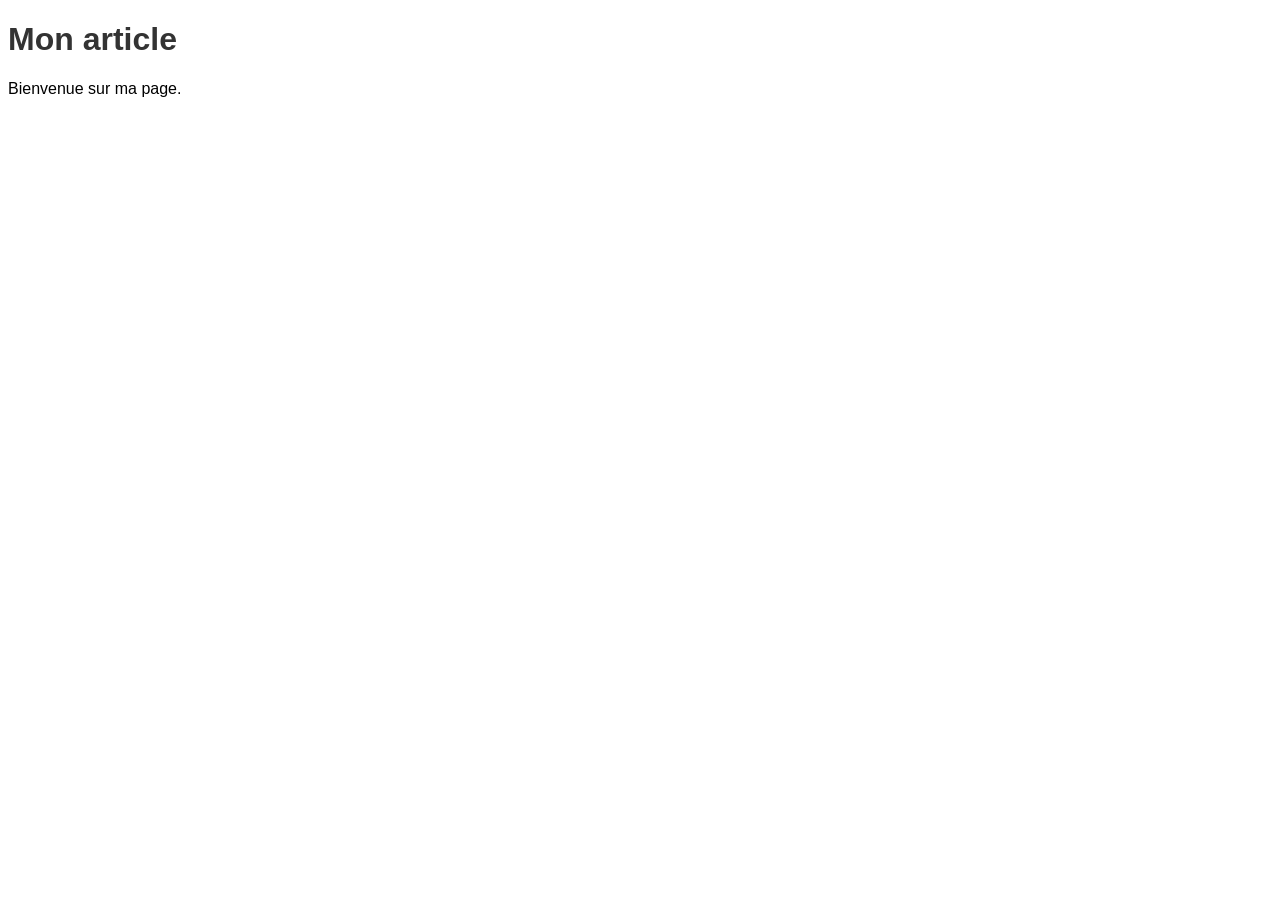
<file: Session 3/Tuto/16 - Tutoriel  Séparer le HTML, CSS et JavaScript/index.html>
<!DOCTYPE html>
<html lang="fr">
<head>
    <meta charset="UTF-8">
    <title>Mon article</title>
    <link rel="stylesheet" href="style.css">
    <script src="script.js" defer></script>
</head>
<body>
    <h1>Mon article</h1>
    <p>Bienvenue sur ma page.</p>     
</body>
</html>
</file>
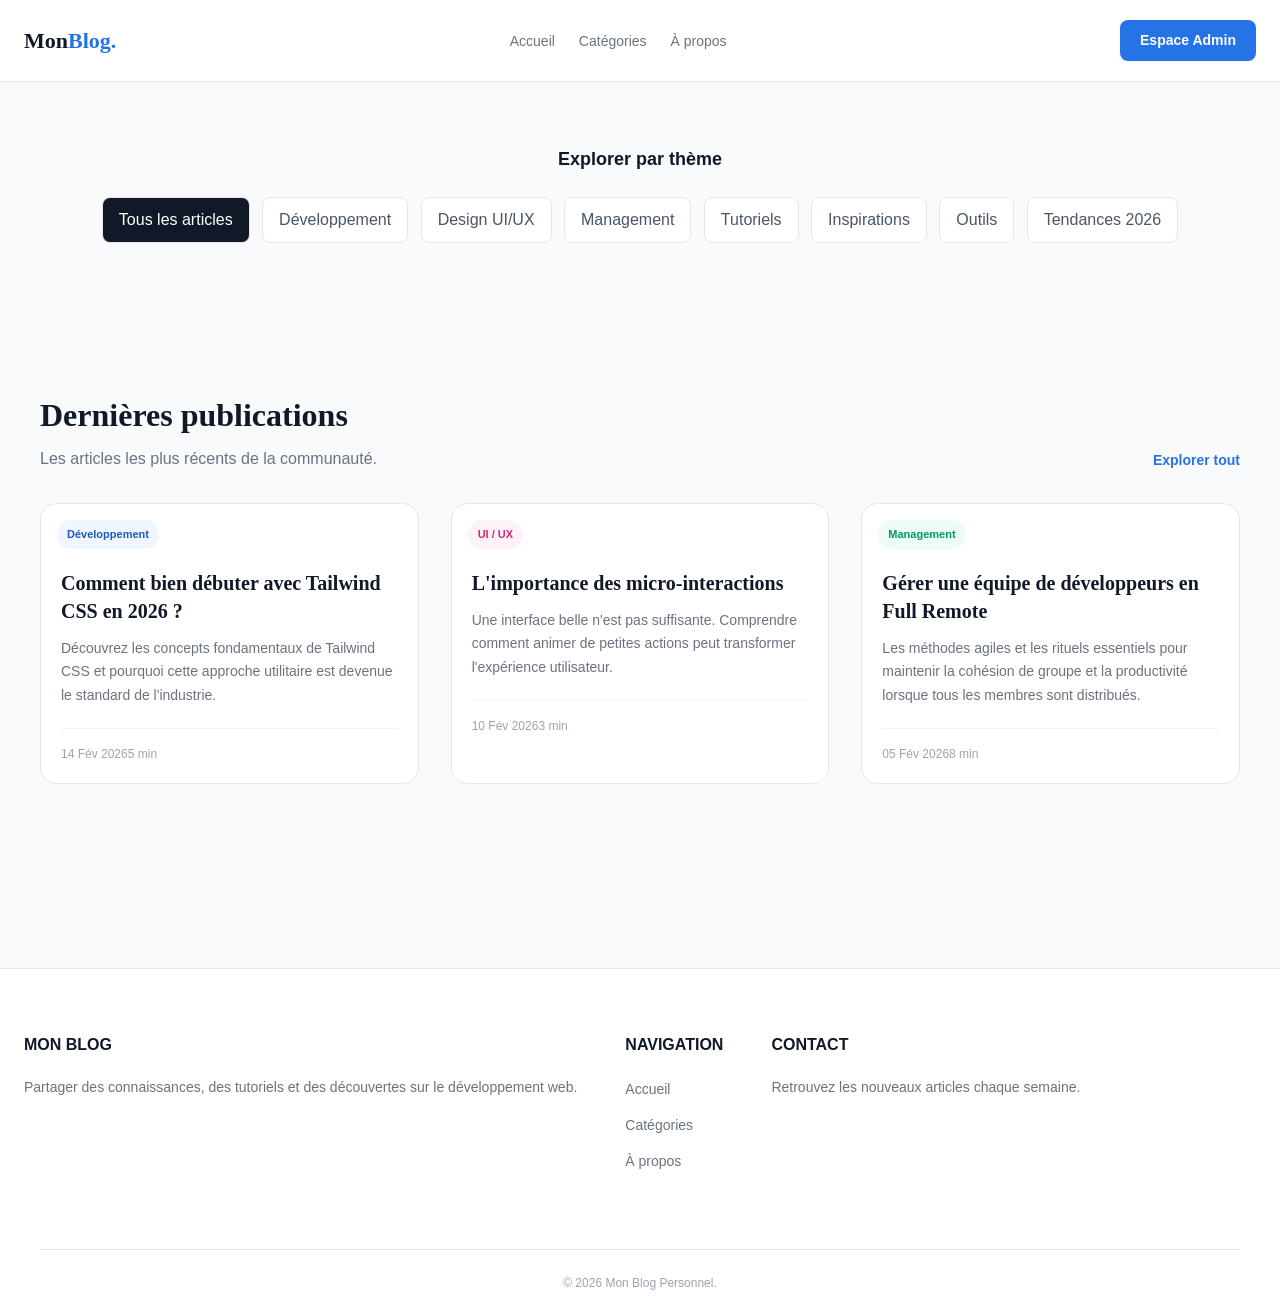
<file: Session 3/Tuto/32 - Tutoriel  Faire passer les éléments à la ligne/index.html>
<!DOCTYPE html>
        <html lang="fr">
        <head>
            <meta charset="UTF-8">
            <title>Mon Blog</title>
            <link rel="stylesheet" href="css/global.css">
            <link rel="stylesheet" href="css/components.css">
            <link rel="stylesheet" href="css/layout.css">
            <link rel="stylesheet" href="css/pages.css">
        </head>
        <body>
            <header class="en-tete-site">
                <nav class="barre-navigation">
                    <a href="index.html" class="logo">
                        <span class="logo-sombre">Mon</span><span class="logo-couleur">Blog.</span>
                    </a>
                    <ul class="liens-navigation">
                        <li><a href="#">Accueil</a></li>
                        <li><a href="#">Catégories</a></li>
                        <li><a href="#">À propos</a></li>
                    </ul>
                    <a href="#" class="bouton-principal">Espace Admin</a>
                </nav>
            </header>
            <section class="filtre-categories">
                    <h2>Explorer par thème</h2>
                    <div class="liste-filtres">
                        <a href="#" class="pilule-filtre actif">Tous les articles</a>
                        <a href="#" class="pilule-filtre">Développement</a>
                        <a href="#" class="pilule-filtre">Design UI/UX</a>
                        <a href="#" class="pilule-filtre">Management</a>
                        <a href="#" class="pilule-filtre">Tutoriels</a>
                        <a href="#" class="pilule-filtre">Inspirations</a>
                        <a href="#" class="pilule-filtre">Outils</a>
                        <a href="#" class="pilule-filtre">Tendances 2026</a>
                    </div>
            </section>
              <section id="articles" class="section-articles">
        <div class="conteneur-articles">
            <div class="entete-liste-articles">
                <div>
                    <h2>Dernières publications</h2>
                    <p>Les articles les plus récents de la communauté.</p>
                </div>
                <a href="#" class="lien-voir-tout">Explorer tout</a>
            </div>

            <div class="grille-articles">
                <div class="carte-article">
                    <span class="etiquette-categorie bleu">Développement</span>
                    <div class="carte-contenu">
                        <h3><a href="#">Comment bien débuter avec Tailwind CSS en 2026 ?</a></h3>
                        <p>Découvrez les concepts fondamentaux de Tailwind CSS et pourquoi cette approche utilitaire est devenue le standard de l'industrie.</p>
                        <div class="carte-meta"><span>14 Fév 2026</span><span>5 min</span></div>
                    </div>
                </div>

                <div class="carte-article">
                    <span class="etiquette-categorie rose">UI / UX</span>
                    <div class="carte-contenu">
                        <h3><a href="#">L'importance des micro-interactions</a></h3>
                        <p>Une interface belle n'est pas suffisante. Comprendre comment animer de petites actions peut transformer l'expérience utilisateur.</p>
                        <div class="carte-meta"><span>10 Fév 2026</span><span>3 min</span></div>
                    </div>
                </div>

                <div class="carte-article">
                    <span class="etiquette-categorie vert">Management</span>
                    <div class="carte-contenu">
                        <h3><a href="#">Gérer une équipe de développeurs en Full Remote</a></h3>
                        <p>Les méthodes agiles et les rituels essentiels pour maintenir la cohésion de groupe et la productivité lorsque tous les membres sont distribués.</p>
                        <div class="carte-meta"><span>05 Fév 2026</span><span>8 min</span></div>
                    </div>
                </div>
            </div>
        </div>
    </section>
                <footer class="pied-de-page">
                    <div class="conteneur-pied-de-page">
                        <div class="colonne-pied-de-page">
                            <h2>Mon Blog</h2>
                            <p>Partager des connaissances, des tutoriels et des découvertes sur le développement web.</p>
                        </div>
                        <div class="colonne-pied-de-page">
                            <h2>Navigation</h2>
                            <ul>
                                <li><a href="#">Accueil</a></li>
                                <li><a href="#">Catégories</a></li>
                                <li><a href="#">À propos</a></li>
                            </ul>
                        </div>
                        <div class="colonne-pied-de-page">
                            <h2>Contact</h2>
                            <p>Retrouvez les nouveaux articles chaque semaine.</p>
                        </div>
                    </div>
                    <div class="bas-pied-de-page">
                        <p>&copy; 2026 Mon Blog Personnel.</p>
                    </div>
                </footer>
        </body>
        </html>
</file>
<file: Session 3/Tuto/16 - Tutoriel  Séparer le HTML, CSS et JavaScript/style.css>
body {
     font-family: Arial, sans-serif; 
}
h1 {
     color: #333;
}
</file>
<file: Session 3/Tuto/32 - Tutoriel  Faire passer les éléments à la ligne/css/global.css>
body { margin: 0;
     color: #1f2937; 
     background: #f9fafb;
    font-family: Arial, sans-serif;
     line-height: 1.5; }
a { color: inherit;
     text-decoration: none; }
ul { list-style: none;
     padding: 0;
      margin: 0; }
</file>
<file: Session 3/Tuto/32 - Tutoriel  Faire passer les éléments à la ligne/css/components.css>
.bouton-principal { display: inline-block;
    padding: 10px 20px;
    color: white;
    background: #2673e8;
    border-radius: 8px;
    font-size: 14px;
    font-weight: 600;
    text-align: center; 
}
.pilule-filtre {
    display: inline-block;
    padding: 10px 16px;
    margin: 4px;
    color: #4b5563;
    background: white;
    border: 1px solid #e5e7eb;
    border-radius: 8px;
}
.pilule-filtre.actif {
    color: white;
    background: #111827;
}
.carte-article {
    overflow: hidden;
    background: white;
    border: 1px solid #e5e7eb;
    border-radius: 16px;
    margin-bottom: 24px;
    flex: 1;
}
.carte-contenu {
    padding: 20px; 
}
.carte-contenu h3 { 
    margin: 0; 
    color: #111827; 
    font-family: Georgia, serif; 
    font-size: 20px; 
    line-height: 1.4; 
}
.carte-contenu p { 
    margin: 12px 0; 
    color: #6b7280; 
    font-size: 14px; 
    line-height: 1.7; 
}
.carte-meta { 
    margin-top: 20px; 
    padding-top: 16px; 
    color: #9ca3af; 
    font-size: 12px; 
    border-top: 1px solid #f3f4f6; 
}
.etiquette-categorie { 
    display: inline-block; 
    margin: 16px 16px 0; 
    padding: 6px 10px; 
    font-size: 11px; 
    font-weight: 700; 
    background: #f0f6ff; 
    border-radius: 99px; 
}
.etiquette-categorie.bleu { 
    color: #1c5bba; 
}
.etiquette-categorie.rose { 
    color: #db2777; 
    background: #fdf2f8; 
}
.etiquette-categorie.vert { 
    color: #059669; 
    background: #ecfdf5; 
    
}
</file>
<file: Session 3/Tuto/32 - Tutoriel  Faire passer les éléments à la ligne/css/layout.css>
.en-tete-site { padding: 20px 24px;
     background: white;
      border-bottom: 1px solid #e5e7eb; }
.logo { font-family: Georgia, serif;
     font-size: 22px;
      font-weight: 900; 
    }
.logo-sombre { 
    color: #111827; 
}
.logo-couleur { 
    color: #2673e8; 
}
.liens-navigation a { color: #6b7280;
     font-size: 14px;
      font-weight: 500; }

.barre-navigation{
    display: flex;
    align-items: center;
}
.liens-navigation{
    display: flex;
    gap: 24px;
}
.pied-de-page { margin-top: 80px; padding: 64px 24px 24px; background: white; border-top: 1px solid #e5e7eb; }
.colonne-pied-de-page h2 { margin: 0 0 20px; color: #111827; font-size: 16px; text-transform: uppercase; }
.colonne-pied-de-page p, .colonne-pied-de-page a { color: #6b7280; font-size: 14px; }
.colonne-pied-de-page li { margin-bottom: 12px; }
.bas-pied-de-page { max-width: 1200px; margin: 64px auto 0; padding-top: 24px; text-align: center; border-top: 1px solid #e5e7eb; }
.bas-pied-de-page p { margin: 0; color: #9ca3af; font-size: 12px; }
.conteneur-pied-de-page{
    display: flex;
    flex-direction: row;
    gap: 48px;
}
.barre-navigation{
    justify-content: space-between;
}
</file>
<file: Session 3/Tuto/32 - Tutoriel  Faire passer les éléments à la ligne/css/pages.css>
.filtre-categories {
    margin: 64px 24px;
    text-align: center;
}
.filtre-categories h2 {
    margin: 0 0 20px;
    color: #111827;
    font-size: 18px;
}
.liste-felters{
    display: flex;
    flex-wrap: wrap;
    justify-content: center;
}
.section-articles {
    padding: 80px 24px;
}
.conteneur-articles {
    max-width: 1200px;
    margin: 0 auto;
}
.entete-liste-articles {
    margin-bottom: 32px;
    display: flex;
    justify-content: space-between;
    align-items: flex-end;
}
.entete-liste-articles h2 {
    margin: 0;
    color: #111827;
    font-family: Georgia, serif;
    font-size: 32px;
}
.entete-liste-articles p {
    margin: 8px 0 0;
    color: #6b7280;
}
.lien-voir-tout {
    color: #2673e8;
    font-size: 14px;
    font-weight: 600;
}
.grille-articles {
    display: flex;
    gap: 32px;
}
</file>
